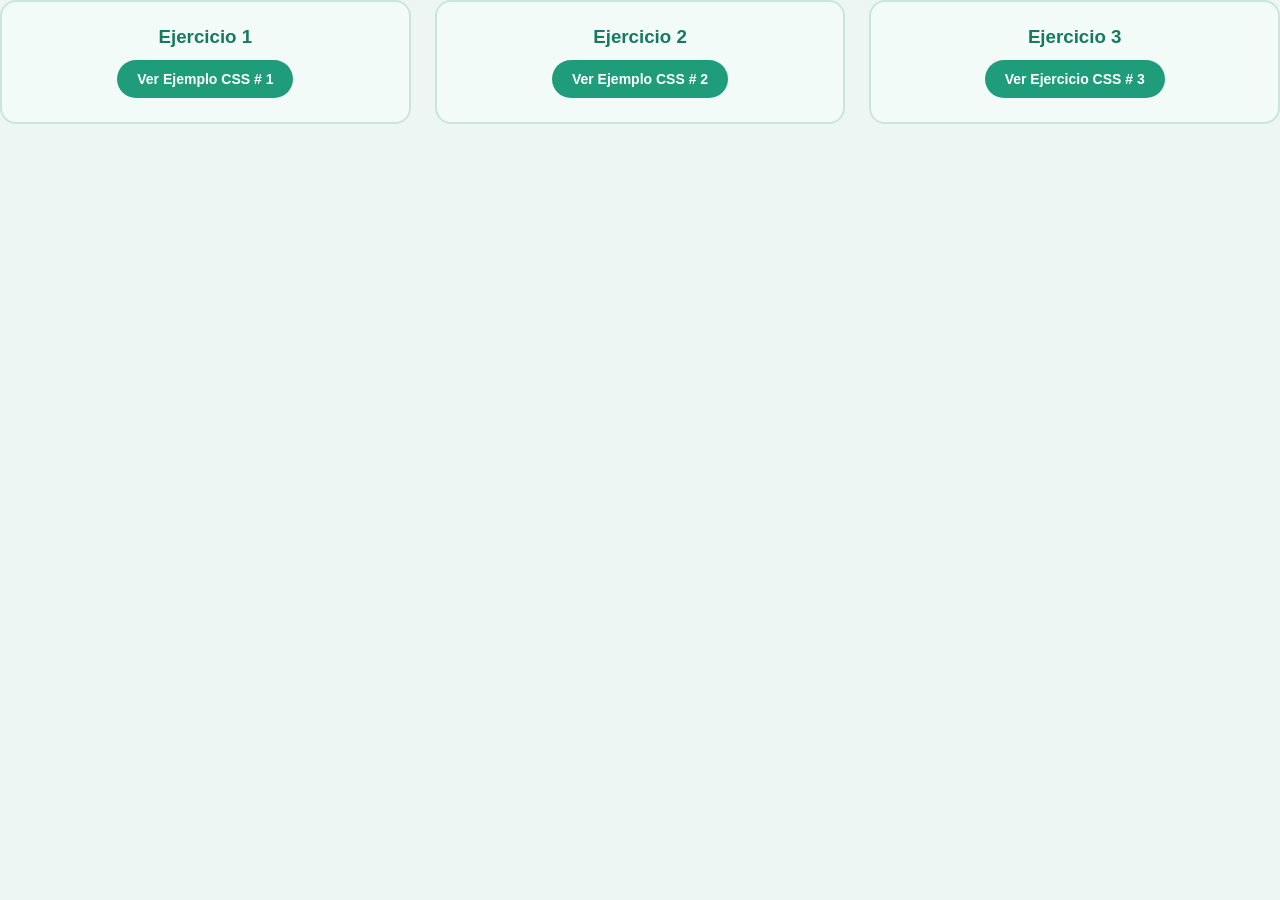
<file: index.html>
<!DOCTYPE html>
<html lang="es">
<head>
    <meta charset="UTF-8">
    <meta name="viewport" content="width=device-width, initial-scale=1.0">
    <title>Menú Principal</title>
    <link rel="stylesheet" href="css/estilos.css">
</head>
<body>

    <main>
        <section>
            <div class="menu-grid">
                <div class="menu-item">
                    <h3>Ejercicio 1</h3>
                    <a href="ejercicio1.html" class="btn">Ver Ejemplo CSS # 1</a>
                </div>

                <div class="menu-item">
                    <h3>Ejercicio 2</h3>
                    <a href="ejercicio2.html" class="btn">Ver Ejemplo CSS # 2</a>
                </div>

                <div class="menu-item">
                    <h3>Ejercicio 3</h3>
                    <a href="ejercicio3.html" class="btn">Ver Ejercicio CSS # 3</a>
                </div>
            </div>
        </section>
    </main>

</body>
</html>
</file>
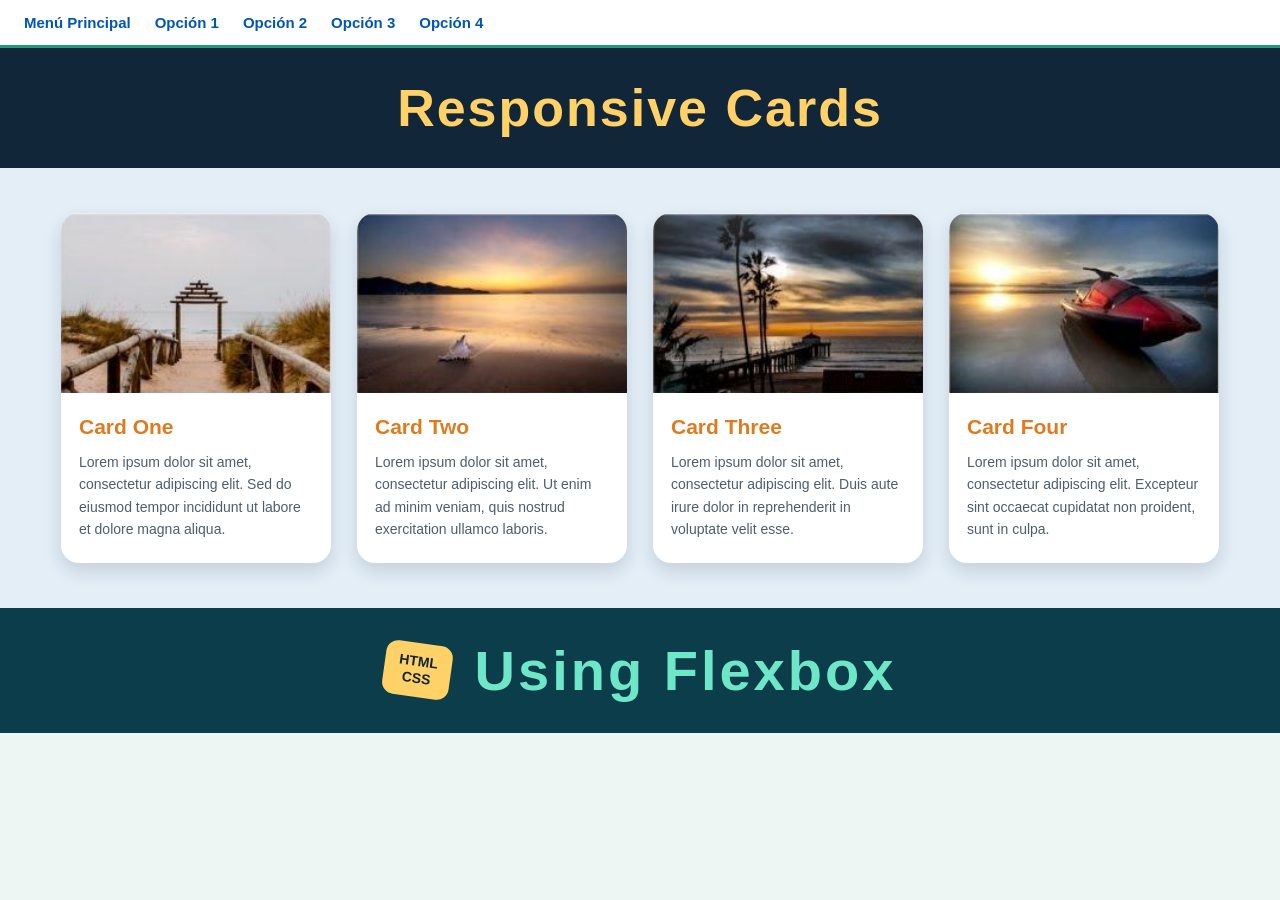
<file: ejercicio1.html>
<!DOCTYPE html>
<html lang="es">
<head>
    <meta charset="UTF-8">
    <meta name="viewport" content="width=device-width, initial-scale=1.0">
    <title>Ejemplo CSS # 1</title>
    <link rel="stylesheet" href="css/estilos.css">
</head>
<body>

    <nav class="nav-menu">
        <a href="index.html">Menú Principal</a>
        <a href="ejercicio1.html">Opción 1</a>
        <a href="ejercicio2.html">Opción 2</a>
        <a href="ejercicio3.html">Opción 3</a>
        <a href="#">Opción 4</a>
    </nav>

    <header class="banner-title-black">
        <h1>Responsive Cards</h1>
    </header>

    <main class="cards-wrapper">
        <article class="card">
            <img src="imagenes/imagen1.jpg" alt="Muelle sobre lago">
            <div class="card-content">
                <h2>Card One</h2>
                <p>Lorem ipsum dolor sit amet, consectetur adipiscing elit. Sed do eiusmod tempor incididunt ut labore et dolore magna aliqua.</p>
            </div>
        </article>

        <article class="card">
            <img src="imagenes/imagen2.jpg" alt="Atardecer en la playa">
            <div class="card-content">
                <h2>Card Two</h2>
                <p>Lorem ipsum dolor sit amet, consectetur adipiscing elit. Ut enim ad minim veniam, quis nostrud exercitation ullamco laboris.</p>
            </div>
        </article>

        <article class="card">
            <img src="imagenes/imagen3.jpg" alt="Palmeras al atardecer">
            <div class="card-content">
                <h2>Card Three</h2>
                <p>Lorem ipsum dolor sit amet, consectetur adipiscing elit. Duis aute irure dolor in reprehenderit in voluptate velit esse.</p>
            </div>
        </article>

        <article class="card">
            <img src="imagenes/imagen4.jpg" alt="Bote en el agua">
            <div class="card-content">
                <h2>Card Four</h2>
                <p>Lorem ipsum dolor sit amet, consectetur adipiscing elit. Excepteur sint occaecat cupidatat non proident, sunt in culpa.</p>
            </div>
        </article>
    </main>

    <footer class="banner-flexbox-purple">
        <div class="badge-html-css">
            <span>HTML</span>
            <span>CSS</span>
        </div>
        <h1 class="text-flexbox">Using Flexbox</h1>
    </footer>

</body>
</html>
</file>
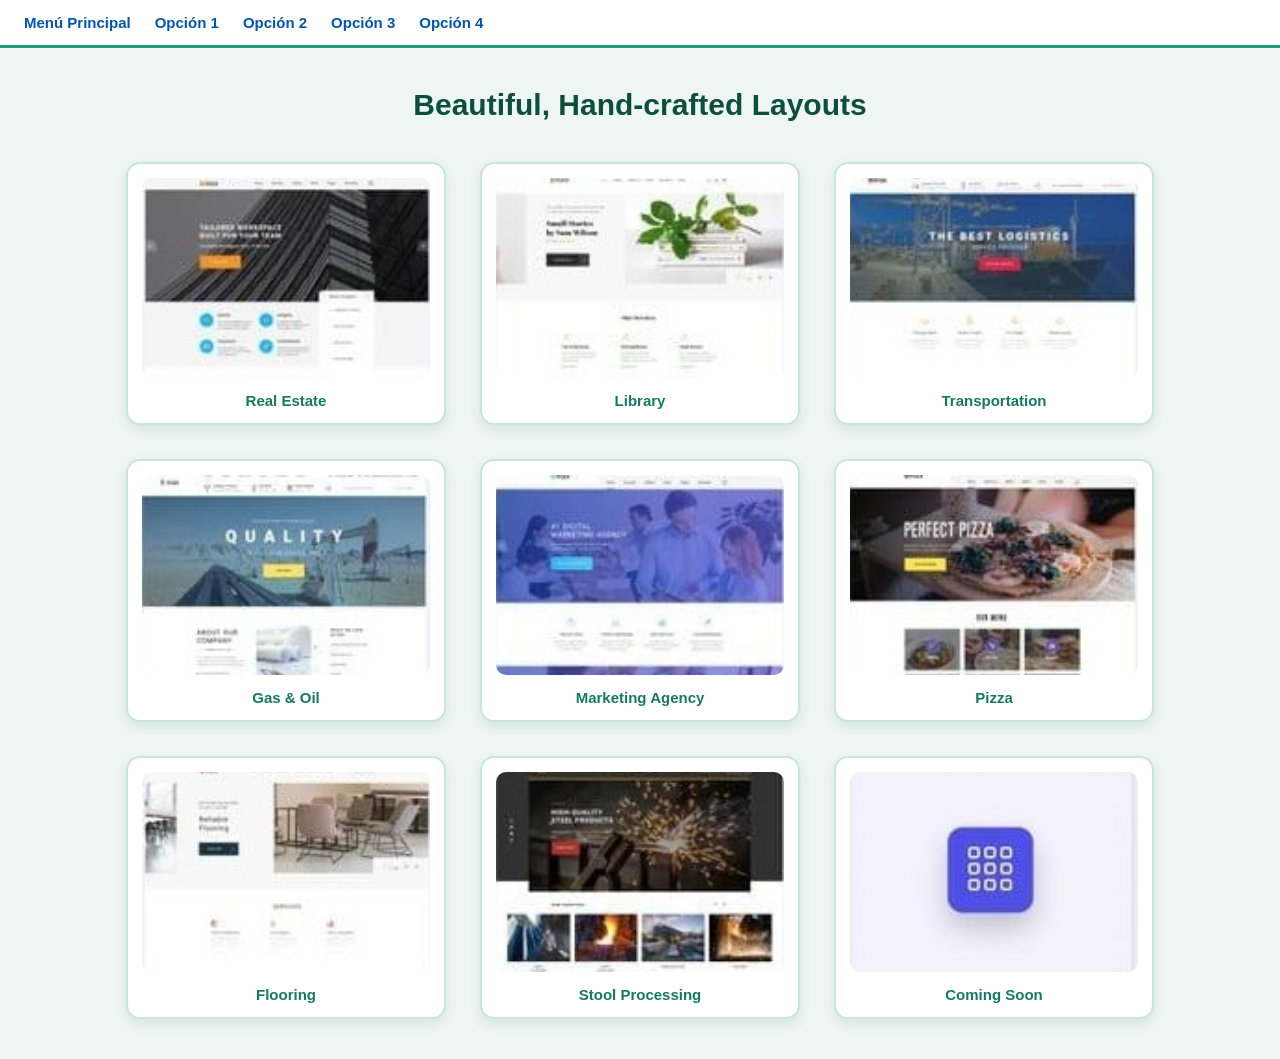
<file: ejercicio2.html>
<!DOCTYPE html>
<html lang="es">
<head>
    <meta charset="UTF-8">
    <meta name="viewport" content="width=device-width, initial-scale=1.0">
    <title>Ejemplo CSS # 2</title>
    <link rel="stylesheet" href="css/estilos.css">
</head>
<body>

    <nav class="nav-menu">
        <a href="index.html">Menú Principal</a>
        <a href="ejercicio1.html">Opción 1</a>
        <a href="ejercicio2.html">Opción 2</a>
        <a href="ejercicio3.html">Opción 3</a>
        <a href="#">Opción 4</a>
    </nav>

    <main class="layouts-container">
        <h1 class="layouts-title">Beautiful, Hand-crafted Layouts</h1>

        <div class="layouts-grid">
            <div class="layout-item">
                <img src="imagenes/real_estate.jpg" alt="Real Estate">
                <p class="layout-label">Real Estate</p>
            </div>

            <div class="layout-item">
                <img src="imagenes/library.jpg" alt="Library">
                <p class="layout-label">Library</p>
            </div>

            <div class="layout-item">
                <img src="imagenes/transportation.jpg" alt="Transportation">
                <p class="layout-label">Transportation</p>
            </div>

            <div class="layout-item">
                <img src="imagenes/gas_oil.jpg" alt="Gas & Oil">
                <p class="layout-label">Gas &amp; Oil</p>
            </div>

            <div class="layout-item">
                <img src="imagenes/marketing_agency.jpg" alt="Marketing Agency">
                <p class="layout-label">Marketing Agency</p>
            </div>

            <div class="layout-item">
                <img src="imagenes/pizza.jpg" alt="Pizza">
                <p class="layout-label">Pizza</p>
            </div>

            <div class="layout-item">
                <img src="imagenes/flooring.jpg" alt="Flooring">
                <p class="layout-label">Flooring</p>
            </div>

            <div class="layout-item">
                <img src="imagenes/steel_processing.jpg" alt="Stool Processing">
                <p class="layout-label">Stool Processing</p>
            </div>

            <div class="layout-item">
                <img src="imagenes/coming_soon.jpg" alt="Coming Soon">
                <p class="layout-label">Coming Soon</p>
            </div>
        </div>
    </main>

</body>
</html>
</file>
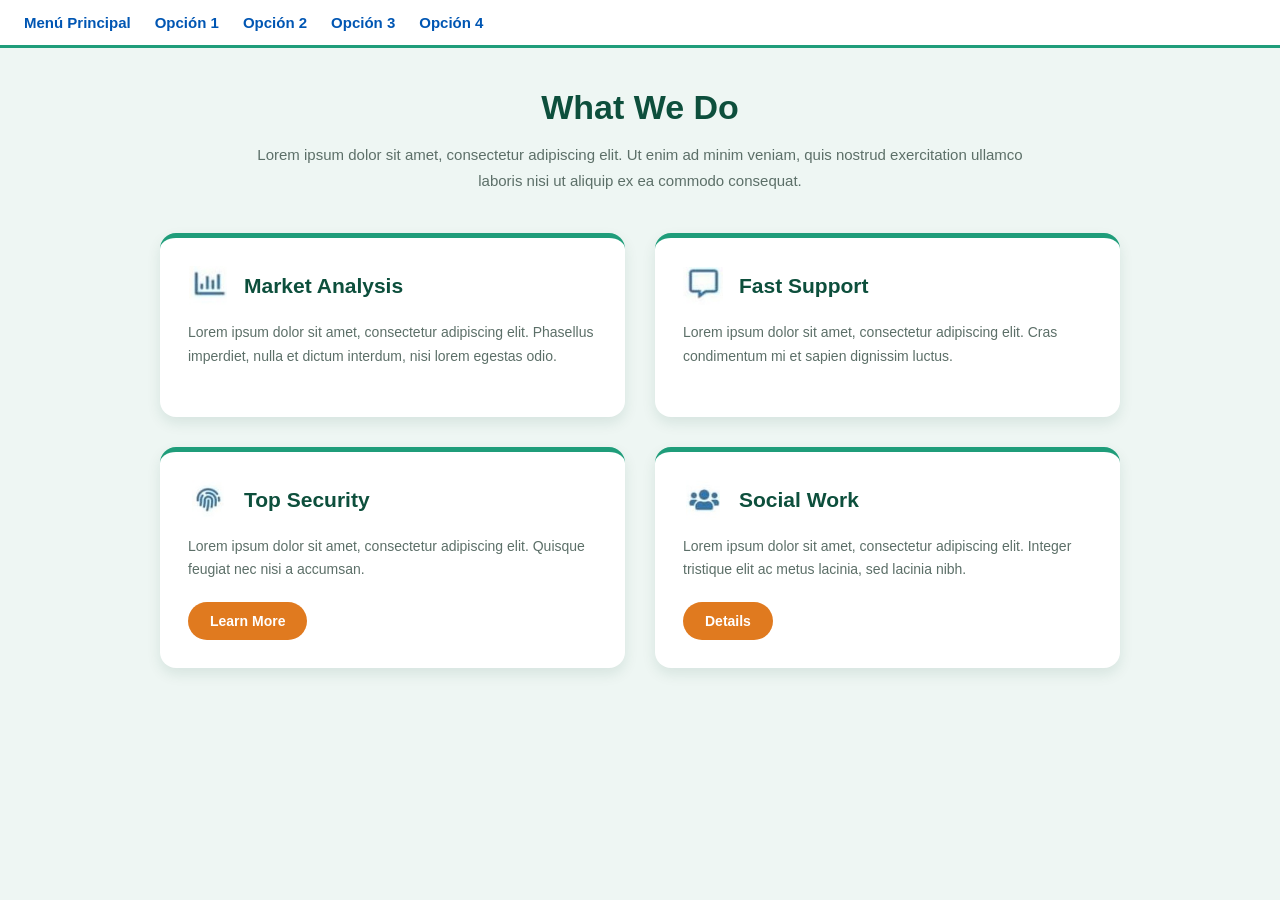
<file: ejercicio3.html>
<!DOCTYPE html>
<html lang="es">
<head>
    <meta charset="UTF-8">
    <meta name="viewport" content="width=device-width, initial-scale=1.0">
    <title>Ejercicio CSS # 3</title>
    <link rel="stylesheet" href="css/estilos.css">
</head>
<body>

    <nav class="nav-menu">
        <a href="index.html">Menú Principal</a>
        <a href="ejercicio1.html">Opción 1</a>
        <a href="ejercicio2.html">Opción 2</a>
        <a href="ejercicio3.html">Opción 3</a>
        <a href="#">Opción 4</a>
    </nav>

    <main class="services-container">
        <header class="services-header">
            <h1>What We Do</h1>
            <p>Lorem ipsum dolor sit amet, consectetur adipiscing elit. Ut enim ad minim veniam, quis nostrud exercitation ullamco laboris nisi ut aliquip ex ea commodo consequat.</p>
        </header>

        <section class="features-grid">
            <div class="feature-box">
                <div class="feature-header">
                    <img src="imagenes/icono1.jpg" alt="Icono 1" class="feature-icon">
                    <h2>Market Analysis</h2>
                </div>
                <p>Lorem ipsum dolor sit amet, consectetur adipiscing elit. Phasellus imperdiet, nulla et dictum interdum, nisi lorem egestas odio.</p>
            </div>

            <div class="feature-box">
                <div class="feature-header">
                    <img src="imagenes/icono2.jpg" alt="Icono 2" class="feature-icon">
                    <h2>Fast Support</h2>
                </div>
                <p>Lorem ipsum dolor sit amet, consectetur adipiscing elit. Cras condimentum mi et sapien dignissim luctus.</p>
            </div>

            <div class="feature-box">
                <div class="feature-header">
                    <img src="imagenes/icono3.jpg" alt="Icono 3" class="feature-icon">
                    <h2>Top Security</h2>
                </div>
                <p>Lorem ipsum dolor sit amet, consectetur adipiscing elit. Quisque feugiat nec nisi a accumsan.</p>
                <a href="#" class="btn-action">Learn More</a>
            </div>

            <div class="feature-box">
                <div class="feature-header">
                    <img src="imagenes/icono4.jpg" alt="Icono 4" class="feature-icon">
                    <h2>Social Work</h2>
                </div>
                <p>Lorem ipsum dolor sit amet, consectetur adipiscing elit. Integer tristique elit ac metus lacinia, sed lacinia nibh.</p>
                <a href="#" class="btn-action">Details</a>
            </div>
        </section>
    </main>

</body>
</html>
</file>
<file: css/estilos.css>
* {
    margin: 0;
    padding: 0;
    box-sizing: border-box;
    font-family: "Trebuchet MS", Verdana, sans-serif;
}

body {
    background-color: #eef6f3;
    color: #22312c;
}

.nav-menu {
    background-color: #ffffff;
    padding: 14px 24px;
    display: flex;
    justify-content: flex-start;
    gap: 24px;
    border-bottom: 3px solid #1f9d7a;
}

.nav-menu a {
    color: #0056b3;
    text-decoration: none;
    font-weight: bold;
    font-size: 15px;
}

.nav-menu a:hover {
    color: #003d80;
    border-bottom: 2px solid #003d80;
}

.main-header {
    background-color: #0d4f3c;
    color: #fdf6e3;
    text-align: left;
    padding: 40px 30px;
}

.main-header h1 {
    font-size: 30px;
    margin-bottom: 10px;
}

.container {
    max-width: 1000px;
    margin: 30px auto;
    padding: 0 20px;
}

.portal-card {
    background-color: #ffffff;
    padding: 28px;
    border-radius: 14px;
    border-left: 6px solid #1f9d7a;
    box-shadow: 0 6px 14px rgba(13, 79, 60, 0.12);
}

.portal-card h2 {
    margin-bottom: 10px;
    color: #0d4f3c;
}

.portal-card p {
    margin-bottom: 20px;
    color: #5c6f68;
}

.menu-grid {
    display: flex;
    gap: 24px;
    flex-wrap: wrap;
}

.menu-item {
    flex: 1;
    min-width: 250px;
    background-color: #f3fbf8;
    border: 2px solid #c8e6dc;
    border-radius: 16px;
    padding: 24px;
    text-align: center;
}

.menu-item h3 {
    margin-bottom: 12px;
    color: #167a5f;
}

.menu-item p {
    font-size: 14px;
    margin-bottom: 15px;
}

.btn {
    display: inline-block;
    background-color: #1f9d7a;
    color: #ffffff;
    padding: 11px 20px;
    text-decoration: none;
    border-radius: 30px;
    font-size: 14px;
    font-weight: bold;
}

.btn:hover {
    background-color: #0d4f3c;
}

.footer-bar {
    text-align: center;
    padding: 20px;
    color: #6b7f78;
    font-size: 13px;
    margin-top: 40px;
}

.banner-title-black {
    background-color: #12263a;
    color: #ffd166;
    text-align: center;
    padding: 30px 10px;
}

.banner-title-black h1 {
    font-size: 52px;
    font-weight: 800;
    letter-spacing: 2px;
}

.cards-wrapper {
    background-color: #e3eef7;
    padding: 45px 20px;
    display: flex;
    justify-content: center;
    gap: 26px;
    flex-wrap: wrap;
}

.card {
    background-color: #ffffff;
    width: 270px;
    border-radius: 18px;
    overflow: hidden;
    box-shadow: 0 8px 18px rgba(18, 38, 58, 0.15);
}

.card img {
    width: 100%;
    height: 180px;
    object-fit: cover;
    display: block;
}

.card-content {
    padding: 22px 18px;
}

.card-content h2 {
    color: #e07a1f;
    font-size: 21px;
    margin-bottom: 12px;
}

.card-content p {
    font-size: 14px;
    color: #4f5d6b;
    line-height: 1.6;
}

.banner-flexbox-purple {
    background-color: #0b3d4a;
    padding: 30px 20px;
    display: flex;
    align-items: center;
    justify-content: center;
    gap: 24px;
}

.badge-html-css {
    background-color: #ffd166;
    color: #12263a;
    font-weight: bold;
    padding: 10px 14px;
    border-radius: 12px;
    display: flex;
    flex-direction: column;
    align-items: center;
    font-size: 14px;
    line-height: 1.2;
    transform: rotate(8deg);
}

.text-flexbox {
    color: #6ee7c8;
    font-size: 56px;
    font-weight: 800;
    letter-spacing: 3px;
}

.layouts-container {
    max-width: 1100px;
    margin: 40px auto;
    padding: 0 20px;
}

.layouts-title {
    text-align: center;
    font-size: 30px;
    color: #0d4f3c;
    margin-bottom: 40px;
    font-weight: bold;
}

.layouts-grid {
    display: flex;
    flex-wrap: wrap;
    gap: 34px;
    justify-content: center;
}

.layout-item {
    width: 320px;
    background-color: #ffffff;
    border: 2px solid #c8e6dc;
    border-radius: 14px;
    padding: 14px;
    text-align: center;
    box-shadow: 0 5px 12px rgba(13, 79, 60, 0.1);
}

.layout-item img {
    width: 100%;
    height: 200px;
    object-fit: cover;
    border-radius: 10px;
    display: block;
    margin-bottom: 14px;
}

.layout-label {
    font-size: 15px;
    color: #167a5f;
    font-weight: bold;
}

.services-container {
    max-width: 1000px;
    margin: 40px auto;
    padding: 0 20px;
}

.services-header {
    margin-bottom: 40px;
    text-align: center;
}

.services-header h1 {
    font-size: 34px;
    color: #0d4f3c;
    margin-bottom: 15px;
}

.services-header p {
    font-size: 15px;
    color: #5c6f68;
    line-height: 1.7;
    max-width: 800px;
    margin: 0 auto;
}

.features-grid {
    display: flex;
    flex-wrap: wrap;
    gap: 30px;
}

.feature-box {
    width: calc(50% - 15px);
    background-color: #ffffff;
    padding: 28px;
    border-radius: 16px;
    border-top: 5px solid #1f9d7a;
    box-shadow: 0 6px 14px rgba(13, 79, 60, 0.1);
}

.feature-header {
    display: flex;
    align-items: center;
    gap: 16px;
    margin-bottom: 15px;
}

.feature-icon {
    width: 40px;
    height: 40px;
    object-fit: contain;
}

.feature-header h2 {
    font-size: 21px;
    color: #0d4f3c;
}

.feature-box p {
    font-size: 14px;
    color: #5c6f68;
    line-height: 1.7;
    margin-bottom: 20px;
}

.btn-action {
    display: inline-block;
    background-color: #e07a1f;
    color: #ffffff;
    padding: 11px 22px;
    text-decoration: none;
    font-size: 14px;
    border-radius: 30px;
    font-weight: bold;
}

.btn-action:hover {
    background-color: #b85f12;
}

@media (max-width: 768px) {
    .feature-box {
        width: 100%;
    }
    .banner-title-black h1 {
        font-size: 36px;
    }
    .text-flexbox {
        font-size: 36px;
    }
}
</file>
